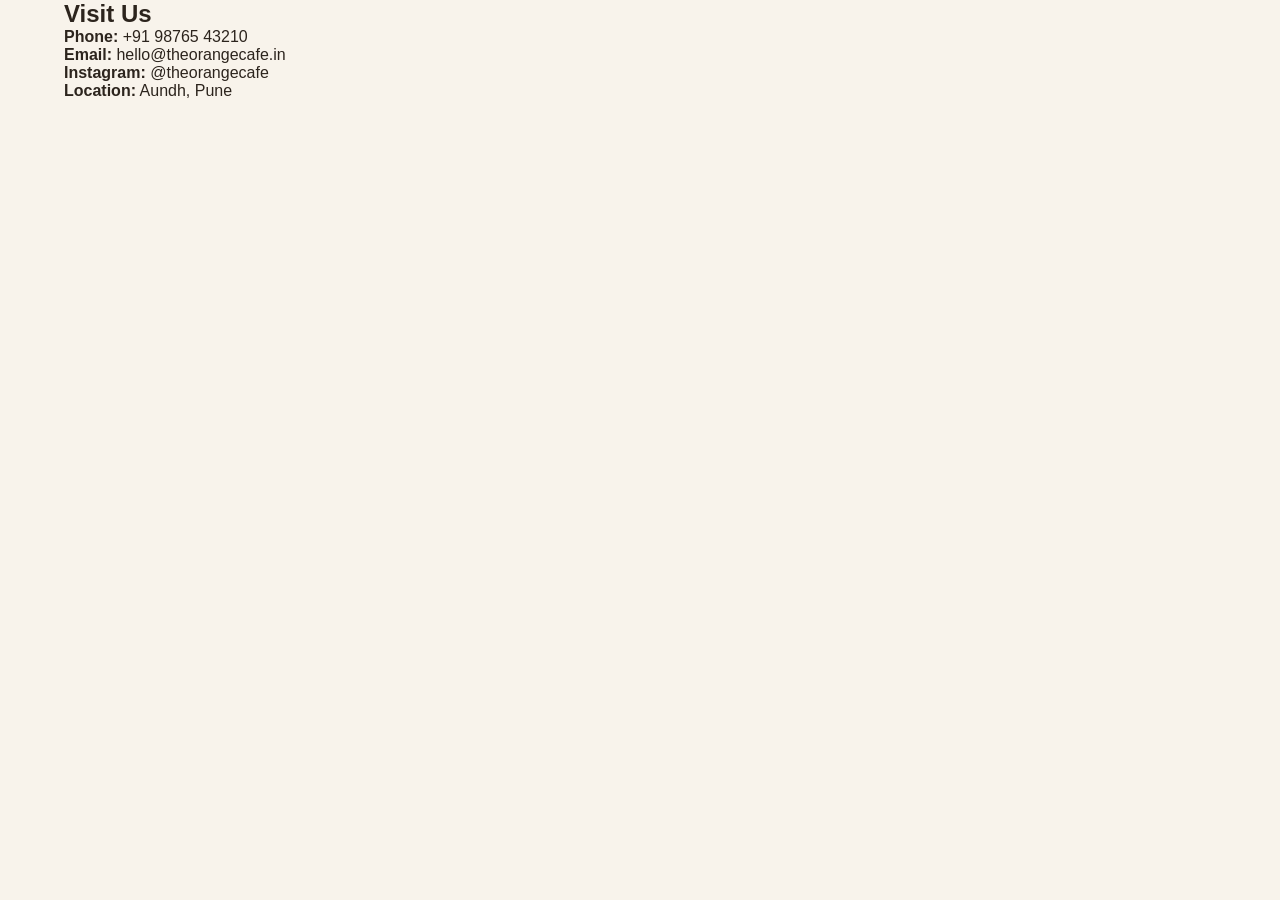
<file: contact.html>
<!DOCTYPE html>
<html lang="en">
<head>
  <meta charset="UTF-8">
  <title>Contact | The Orange</title>
  <link rel="stylesheet" href="style.css">
</head>
<body>

<section class="container section">
  <h2>Visit Us</h2>

  <p><strong>Phone:</strong> +91 98765 43210</p>
  <p><strong>Email:</strong> hello@theorangecafe.in</p>
  <p><strong>Instagram:</strong> @theorangecafe</p>
  <p><strong>Location:</strong> Aundh, Pune</p>
</section>

</body>
</html>
</file>
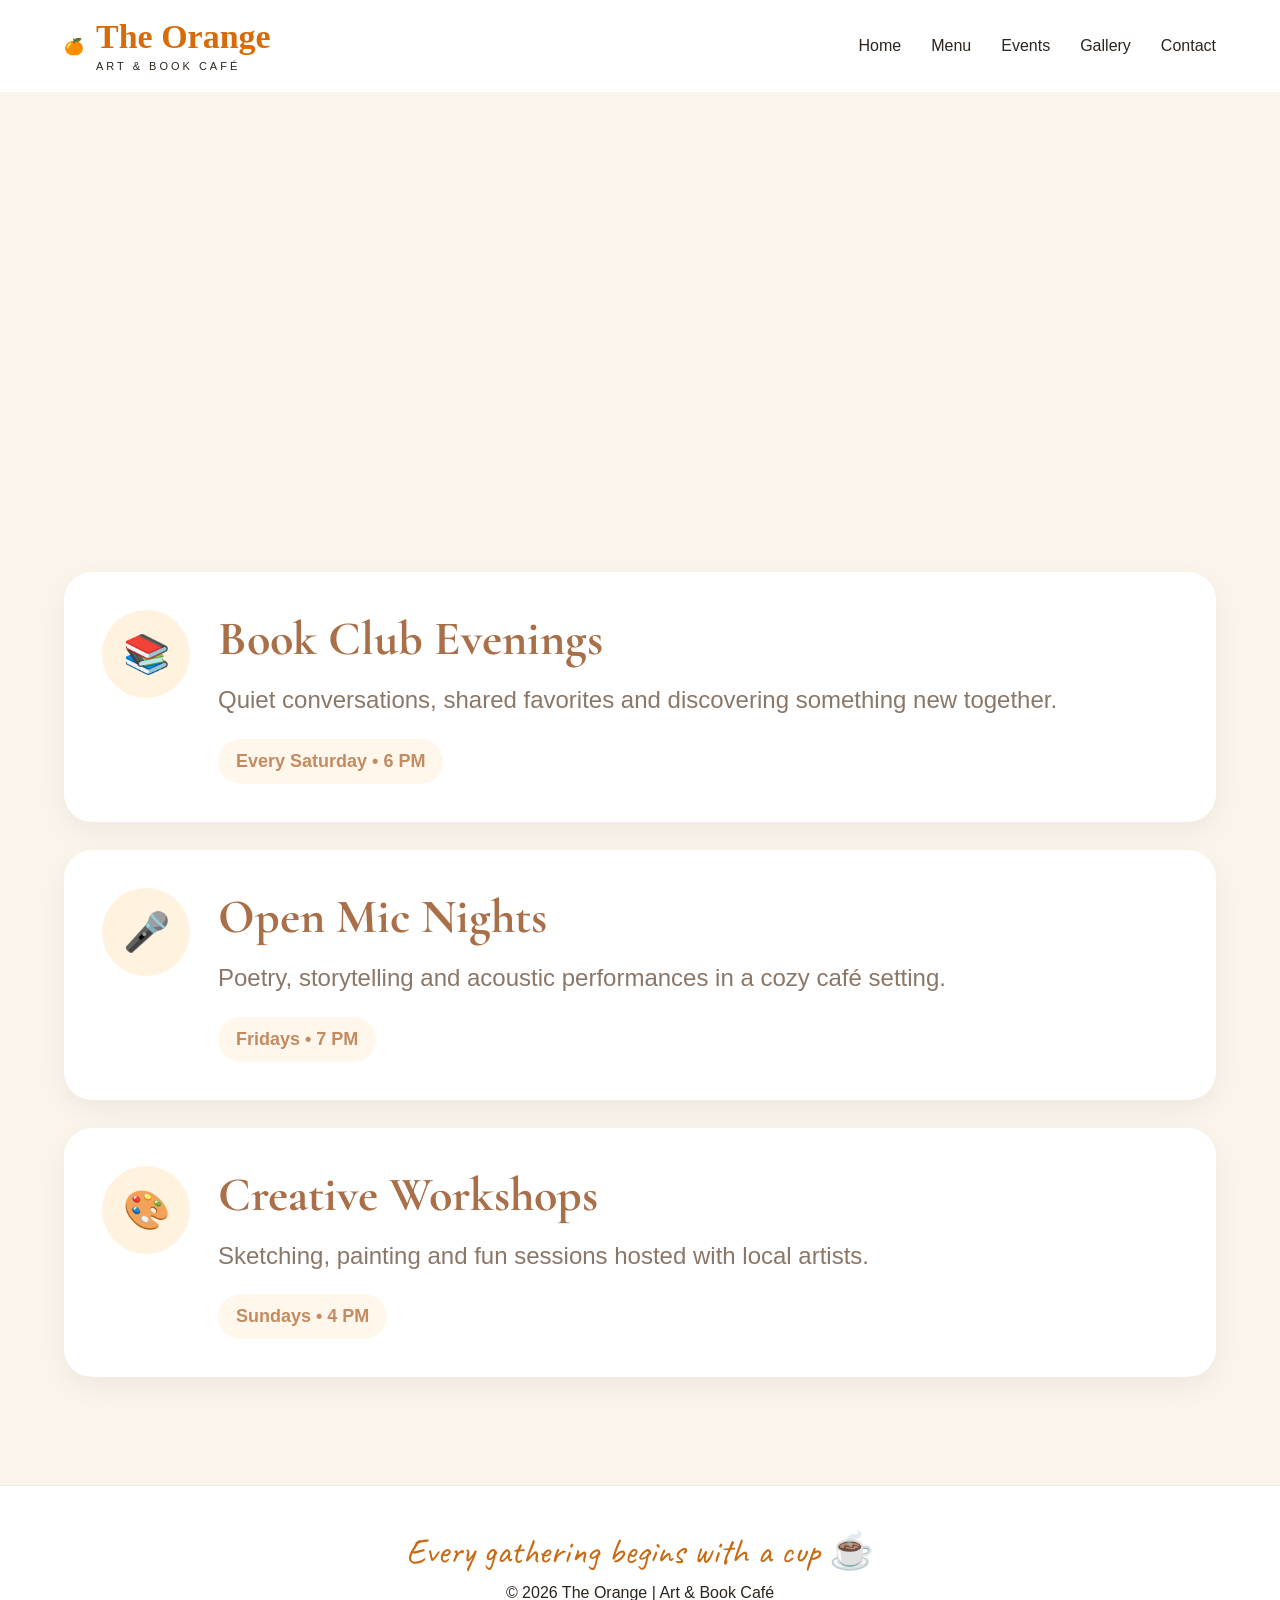
<file: events.html>
<!DOCTYPE html>
<html lang="en">
<head>
<meta charset="UTF-8" />
<meta
  name="viewport"
  content="width=device-width, initial-scale=1.0"
/>

<title>Events | The Orange</title>

<link rel="stylesheet" href="style.css" />

<link rel="preconnect" href="https://fonts.googleapis.com">
<link rel="preconnect" href="https://fonts.gstatic.com" crossorigin>

<link
href="https://fonts.googleapis.com/css2?family=Cormorant+Garamond:wght@500;600;700&family=Manrope:wght@400;500;600&family=Caveat:wght@500&display=swap"
rel="stylesheet">
</head>

<body class="events-page">

<header class="header">
  <nav class="container nav">

    <div class="brand">
      🍊
      <div>
        <h1>The Orange</h1>
        <span>ART & BOOK CAFÉ</span>
      </div>
    </div>

    <ul>
      <li><a href="index.html">Home</a></li>
      <li><a href="menu.html">Menu</a></li>
      <li><a href="events.html">Events</a></li>
      <li><a href="gallery.html">Gallery</a></li>
      <li><a href="contact.html">Contact</a></li>
    </ul>

  </nav>
</header>

<section class="events-hero">

  <div class="container">
  </div>

</section>

<section class="events-list container">

  <div class="event-box">

    <div class="event-icon">📚</div>

    <div>

      <h3>Book Club Evenings</h3>

      <p>
        Quiet conversations, shared favorites and
        discovering something new together.
      </p>

      <span class="event-chip">
        Every Saturday • 6 PM
      </span>

    </div>

  </div>

  <div class="event-box">

    <div class="event-icon">🎤</div>

    <div>

      <h3>Open Mic Nights</h3>

      <p>
        Poetry, storytelling and acoustic performances
        in a cozy café setting.
      </p>

      <span class="event-chip">
        Fridays • 7 PM
      </span>

    </div>

  </div>

  <div class="event-box">

    <div class="event-icon">🎨</div>

    <div>

      <h3>Creative Workshops</h3>

      <p>
        Sketching, painting and fun sessions hosted
        with local artists.
      </p>

      <span class="event-chip">
        Sundays • 4 PM
      </span>

    </div>

  </div>

</section>

<footer class="events-footer">

  <p class="script">
    Every gathering begins with a cup ☕
  </p>

  <p>
    © 2026 The Orange | Art & Book Café
  </p>

</footer>

</body>
</html>
</file>
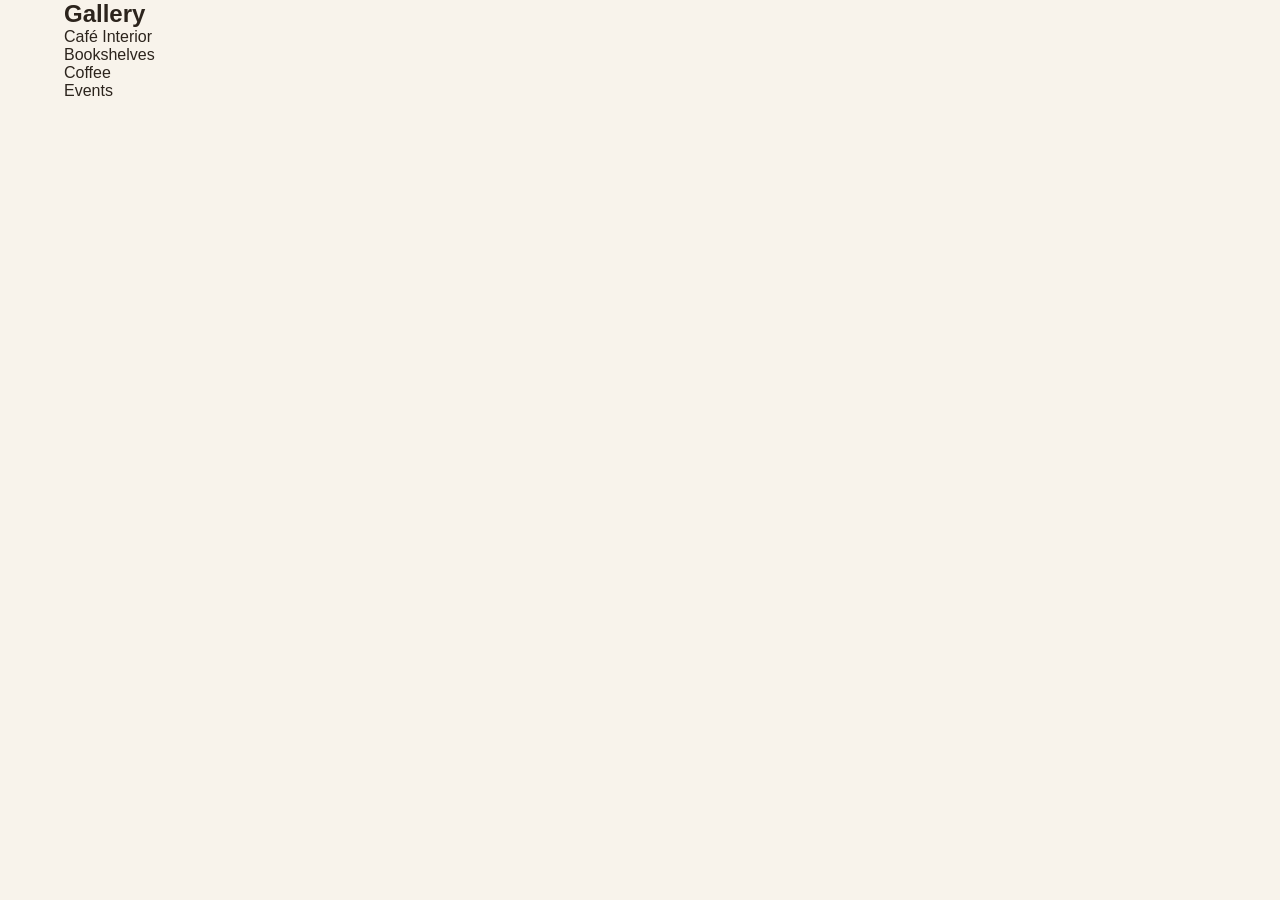
<file: gallery.html>
<!DOCTYPE html>
<html lang="en">
<head>
  <meta charset="UTF-8">
  <title>Gallery | The Orange</title>
  <link rel="stylesheet" href="style.css">
</head>
<body>

<section class="container section">
  <h2>Gallery</h2>

  <div class="gallery">
    <div class="placeholder">Café Interior</div>
    <div class="placeholder">Bookshelves</div>
    <div class="placeholder">Coffee</div>
    <div class="placeholder">Events</div>
  </div>
</section>

</body>
</html>
</file>
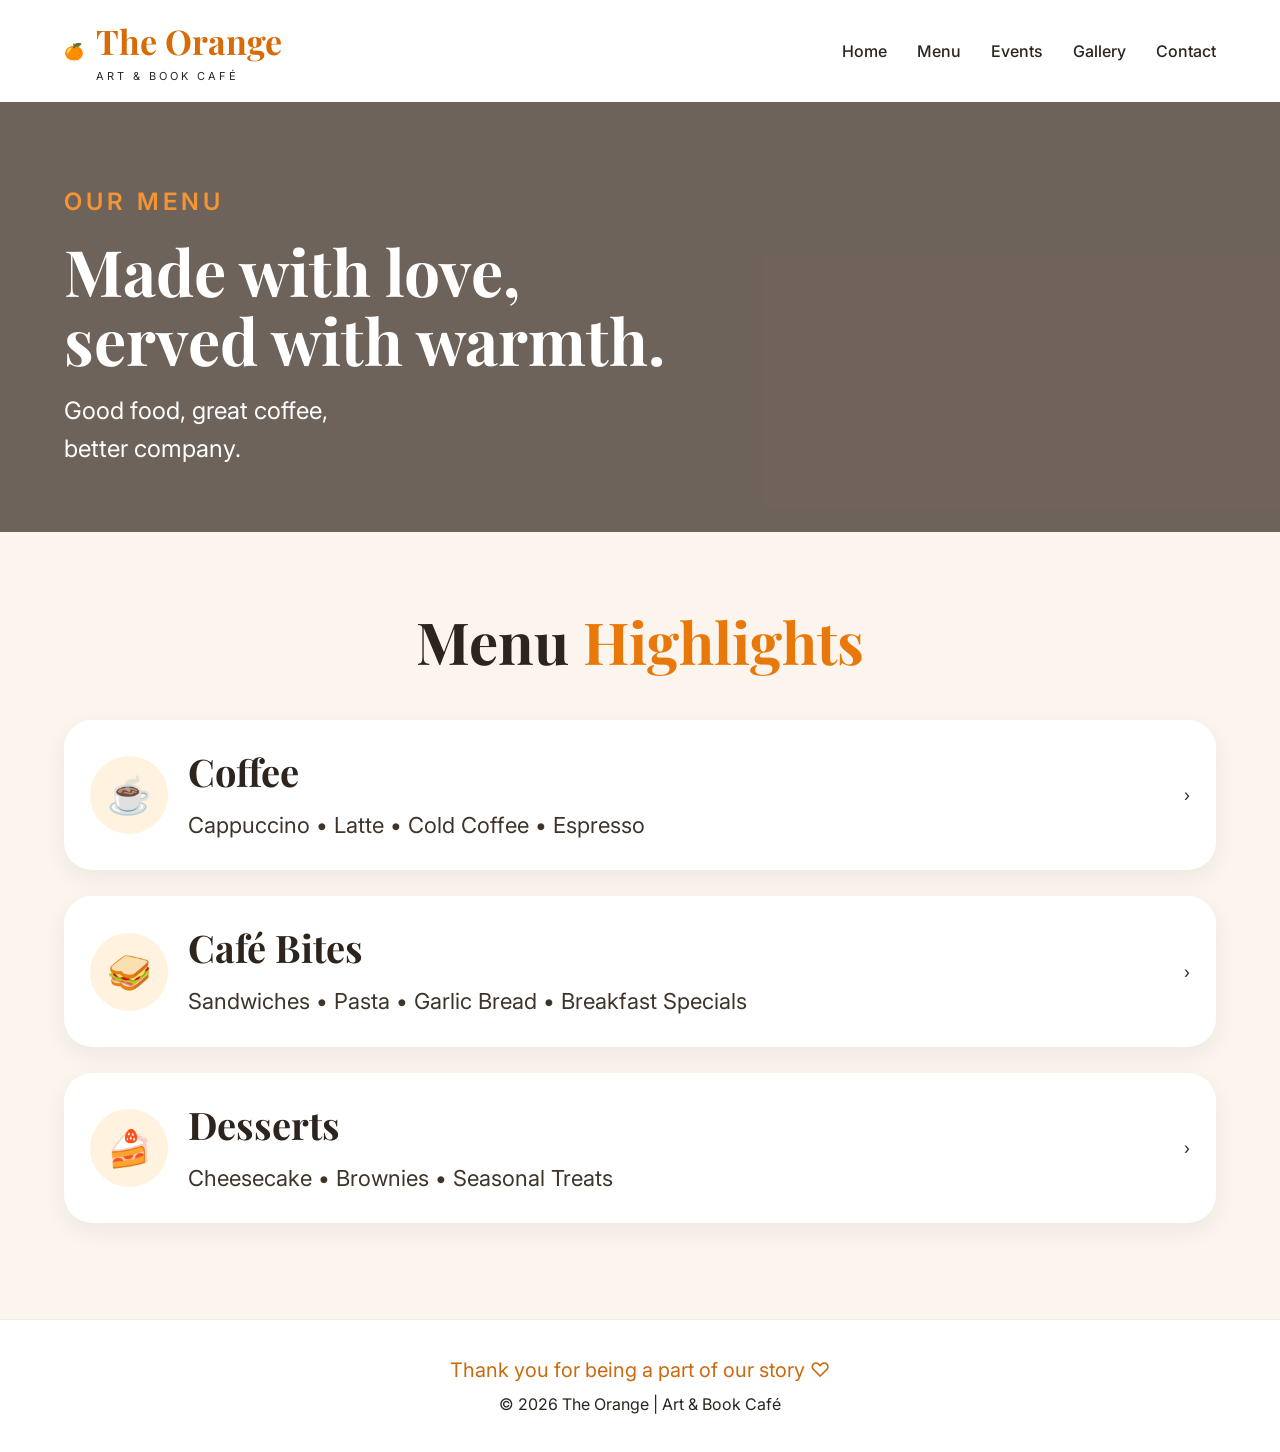
<file: menu.html>
<!DOCTYPE html>
<html lang="en">
<head>
  <meta charset="UTF-8" />
  <meta
    name="viewport"
    content="width=device-width, initial-scale=1.0"
  />
  <title>Menu | The Orange</title>

  <link rel="stylesheet" href="style.css" />

  <link rel="preconnect" href="https://fonts.googleapis.com">
  <link rel="preconnect" href="https://fonts.gstatic.com" crossorigin>

  <link
    href="https://fonts.googleapis.com/css2?family=Playfair+Display:wght@500;700&family=Inter:wght@400;500;600&display=swap"
    rel="stylesheet"
  />
</head>

<body class="menu-page">

<header class="header">
  <nav class="container nav">

    <div class="brand">
      🍊
      <div>
        <h1>The Orange</h1>
        <span>ART & BOOK CAFÉ</span>
      </div>
    </div>

    <ul>
      <li><a href="index.html">Home</a></li>
      <li><a href="menu.html">Menu</a></li>
      <li><a href="events.html">Events</a></li>
      <li><a href="gallery.html">Gallery</a></li>
      <li><a href="contact.html">Contact</a></li>
    </ul>

  </nav>
</header>

<section class="menu-hero">

  <div class="menu-overlay"></div>

  <div class="container menu-hero-content">

    <p class="menu-small">OUR MENU</p>

    <h2>
      Made with love,<br>
      served with warmth.
    </h2>

    <p>
      Good food, great coffee,<br>
      better company.
    </p>

  </div>

</section>

<section class="menu-highlights container">

  <h3>
    Menu <span>Highlights</span>
  </h3>

  <div class="menu-card">

    <div class="menu-icon">☕</div>

    <div class="menu-info">
      <h4>Coffee</h4>

      <p>
        Cappuccino • Latte • Cold Coffee • Espresso
      </p>
    </div>

    <div class="menu-arrow">›</div>

  </div>

  <div class="menu-card">

    <div class="menu-icon">🥪</div>

    <div class="menu-info">
      <h4>Café Bites</h4>

      <p>
        Sandwiches • Pasta • Garlic Bread •
        Breakfast Specials
      </p>
    </div>

    <div class="menu-arrow">›</div>

  </div>

  <div class="menu-card">

    <div class="menu-icon">🍰</div>

    <div class="menu-info">
      <h4>Desserts</h4>

      <p>
        Cheesecake • Brownies • Seasonal Treats
      </p>
    </div>

    <div class="menu-arrow">›</div>

  </div>

</section>

<footer class="menu-footer">

  <p>
    Thank you for being a part of our story ♡
  </p>

  <p>
    © 2026 The Orange | Art & Book Café
  </p>

</footer>
</file>
<file: style.css>
* {
  margin: 0;
  padding: 0;
  box-sizing: border-box;
}

body {
  font-family: "Inter", sans-serif;
  background: #f8f3eb;
  color: #2c241d;
}

.container {
  width: 90%;
  max-width: 1250px;
  margin: auto;
}

/* header */

.header {
  background: #fff;
  position: sticky;
  top: 0;
  z-index: 100;
}

.nav {
  display: flex;
  justify-content: space-between;
  align-items: center;
  padding: 18px 0;
}

.brand {
  display: flex;
  align-items: center;
  gap: 12px;
}

.brand h1 {
  font-size: 34px;
  color: #d76b08;
  font-family: "Playfair Display", serif;
}

.brand span {
  font-size: 11px;
  letter-spacing: 3px;
}

.nav ul {
  display: flex;
  list-style: none;
  gap: 30px;
}

.nav a {
  text-decoration: none;
  color: #2c241d;
  font-weight: 500;
}

.visit-btn {
  background: #e9780b;
  color: white !important;
  padding: 12px 24px;
  border-radius: 999px;
}

/* hero */

.hero {
  position: relative;
  min-height: 700px;
  display: flex;
  align-items: center;
  background:
    url("https://cooperative-silver-ssqrodyxyt.edgeone.app/Orange%20cafe.png")
    center/cover;
}

.hero-overlay {
  position: absolute;
  inset: 0;
  background: rgba(20, 8, 2, 0.58);
}

.hero-content {
  position: relative;
  z-index: 2;
  color: white;
  max-width: 700px;
}

.welcome {
  letter-spacing: 5px;
  margin-bottom: 16px;
}

.hero h2 {
  font-family: "Playfair Display", serif;
  font-size: 74px;
  line-height: 1.05;
}

.hero h2 span {
  color: #f58a1f;
}

.hero-text {
  margin-top: 25px;
  font-size: 22px;
  line-height: 1.6;
}

.hero-actions {
  display: flex;
  gap: 18px;
  margin-top: 35px;
}

.btn-primary,
.btn-secondary {
  text-decoration: none;
  padding: 16px 28px;
  border-radius: 999px;
  font-weight: 600;
}

.btn-primary {
  border: 1px solid white;
  color:white;
}
.btn-secondary {
  border: 1px solid white;
  color:white;
}

/* features */

.features {
  display: grid;
  grid-template-columns: repeat(auto-fit,minmax(180px,1fr));
  gap: 24px;
  padding: 50px 8%;
  background: #fffaf5;
}

.feature {
  text-align: center;
}

.feature h4 {
  margin-bottom: 12px;
  color: #cc6600;
}

/* about */

.about {
  display: grid;
  grid-template-columns: 1fr 1fr;
  gap: 60px;
  align-items: center;
  padding: 90px 0;
}

.about-image img {
  width: 100%;
  border-radius: 28px;
}

.small-title {
  color: #d76b08;
  letter-spacing: 4px;
  margin-bottom: 12px;
}

.about h3 {
  font-size: 54px;
  font-family: "Playfair Display", serif;
  line-height: 1.15;
  margin-bottom: 20px;
}

.about h3 span {
  color: #d76b08;
}

.about p {
  font-size: 18px;
  line-height: 1.8;
  margin-bottom: 18px;
}

.signature {
  font-style: italic;
  color: #c96b10;
  font-size: 20px;
}

footer {
  text-align: center;
  padding: 40px;
  background: #fff;
  border-top: 1px solid #eee;
}

/* mobile */

@media (max-width: 900px) {

  .nav ul,
  .visit-btn {
    display: none;
  }

  .hero h2 {
    font-size: 48px;
  }

  .hero-text {
    font-size: 18px;
  }

  .about {
    grid-template-columns: 1fr;
  }
}
/* MENU PAGE */

.menu-page {
  background: #fbf5ed;
}

.menu-hero {
  position: relative;
  min-height: 430px;

  display: flex;
  align-items: center;

  background:
    url("https://images.unsplash.com/photo-1501339847302-ac426a4a7cbb")
    center/cover;
}

.menu-overlay {
  position: absolute;
  inset: 0;
  background: rgba(25, 10, 3, 0.62);
}

.menu-hero-content {
  position: relative;
  z-index: 2;
  color: white;
}

.menu-small {
  letter-spacing: 4px;
  color: #f39534;
  font-weight: 600;
  margin-bottom: 14px;
}

.menu-hero h2 {
  font-family: "Playfair Display", serif;
  font-size: 64px;
  line-height: 1.08;
}

.menu-hero p {
  font-size: 24px;
  margin-top: 18px;
  line-height: 1.6;
}

.menu-highlights {
  padding: 70px 0;
}

.menu-highlights h3 {
  font-family: "Playfair Display", serif;
  font-size: 58px;
  text-align: center;
  margin-bottom: 40px;
}

.menu-highlights h3 span {
  color: #e9780b;
}

.menu-card {
  background: white;

  border-radius: 28px;

  padding: 26px;

  display: flex;
  align-items: center;
  gap: 20px;

  margin-bottom: 26px;

  box-shadow:
    0 8px 24px rgba(0,0,0,.06);
}

.menu-icon {
  width: 78px;
  height: 78px;

  border-radius: 50%;

  display: flex;
  align-items: center;
  justify-content: center;

  font-size: 36px;

  background: #fff2de;
}

.menu-info {
  flex: 1;
}

.menu-info h4 {
  font-family: "Playfair Display", serif;
  font-size: 38px;
  margin-bottom: 10px;
}

.menu-info p {
  font-size: 22px;
  line-height: 1.7;
  color: #3f3429;
}

.menu-footer {
  background: #fff;
  text-align: center;
  padding: 38px;
}

.menu-footer p:first-child {
  font-size: 20px;
  color: #c96a10;
  margin-bottom: 12px;
}

/* MOBILE */

@media (max-width: 768px) {

  .menu-hero {
    min-height: 380px;
    padding: 40px 0;
  }

  .menu-hero h2 {
    font-size: 50px;
  }

  .menu-hero p {
    font-size: 22px;
  }

  .menu-highlights h3 {
    font-size: 48px;
  }

  .menu-card {
    padding: 24px;
    gap: 16px;
  }

  .menu-icon {
    width: 66px;
    height: 66px;
    font-size: 30px;
  }

  .menu-info h4 {
    font-size: 32px;
  }

  .menu-info p {
    font-size: 20px;
  }

git add .
git commit -m "Improve menu mobile design"
git push
.menu-page {
  background: #faf4ec;
}

.menu-hero {
  position: relative;
  min-height: 480px;
  display: flex;
  align-items: center;
  background:
    url("https://images.unsplash.com/photo-1554118811-1e0d58224f24?w=1600")
    center/cover;
}

.menu-overlay {
  position: absolute;
  inset: 0;
  background: rgba(18,8,3,.65);
}

.hero-wrap {
  position: relative;
  z-index: 2;

  display: grid;
  grid-template-columns: 1.1fr .9fr;
  gap: 40px;
  align-items: center;

  color: white;
}

.menu-small {
  color: #ff9b34;
  font-weight: 600;
  letter-spacing: 4px;
}

.menu-hero h2 {
  font-family: "Playfair Display", serif;
  font-size: 72px;
  line-height: 1.05;
  margin-top: 10px;
}

.menu-hero h2 span {
  color: #ff8a1f;
}

.hero-sub {
  font-size: 26px;
  margin-top: 20px;
  line-height: 1.6;
}

.hero-cup {
  width: 100%;
  border-radius: 28px;
  box-shadow: 0 20px 40px rgba(0,0,0,.35);
}

.menu-section {
  padding: 80px 0;
}

.menu-section h3 {
  text-align: center;
  font-family: "Playfair Display", serif;
  font-size: 64px;
  margin-bottom: 50px;
}

.menu-section h3 span {
  color: #e67a11;
}

.menu-card {
  display: grid;
  grid-template-columns: 280px 1fr 50px;

  gap: 26px;

  background: white;
  border-radius: 26px;

  overflow: hidden;

  margin-bottom: 28px;

  box-shadow:
    0 10px 30px rgba(0,0,0,.06);
}

.menu-card img {
  width: 100%;
  height: 100%;
  object-fit: cover;
}

.menu-content {
  padding: 34px 0;
}

.menu-content h4 {
  font-family: "Playfair Display", serif;
  font-size: 42px;
  margin-bottom: 10px;
}

.menu-content p {
  font-size: 22px;
  line-height: 1.7;
}

.menu-footer {
  background: white;
  text-align: center;
  padding: 40px;
}

.script {
  font-family: "Caveat", cursive;
  font-size: 34px;
  color: #c86d14;
  margin-bottom: 12px;
}

/* MOBILE */

@media (max-width: 768px) {

  .hero-wrap {
    grid-template-columns: 1fr;
  }

  .hero-cup {
    display: none;
  }

  .menu-hero h2 {
    font-size: 52px;
  }

  .hero-sub {
    font-size: 22px;
  }

  .menu-section h3 {
    font-size: 46px;
  }

  .menu-card {
    grid-template-columns: 1fr;
  }

  .menu-card img {
    height: 220px;
  }

  .menu-content {
    padding: 24px;
  }

  .menu-content h4 {
    font-size: 34px;
  }

  .menu-content p {
    font-size: 20px;
  }

  
    display: none;
  }
}
git add .
git commit -m "Make menu visually rich"
git push
/* EVENTS PAGE */

.events-page {
  background: #faf4ec;
}

.events-hero {
  position: relative;
  min-height: 480px;

  display: flex;
  align-items: center;

  background:
    url("https://injured-brown-pq9ivpormp.edgeone.app/Orange_Events.png")
    center/cover;
}

.events-overlay {
  position: absolute;
  inset: 0;
  background: rgba(18,8,3,.65);
}

.events-hero-wrap {
  position: relative;
  z-index: 2;

  display: grid;
  grid-template-columns: 1.1fr .9fr;
  gap: 40px;
  align-items: center;

  color: white;
}

.events-small {
  color: #ff9b34;
  font-weight: 600;
  letter-spacing: 4px;
}

.events-hero h2 {
  font-family: "Playfair Display", serif;
  font-size: 72px;
  line-height: 1.05;
  margin-top: 12px;
}

.events-hero h2 span {
  color: #ff8a1f;
}

.events-sub {
  font-size: 25px;
  margin-top: 22px;
  line-height: 1.6;
}

.events-hero-image {
  width: 100%;
  border-radius: 28px;

  box-shadow:
    0 20px 40px rgba(0,0,0,.35);
}

/* cards */

.events-section {
  padding: 80px 0;
}

.events-section h3 {
  text-align: center;
  font-family: "Playfair Display", serif;
  font-size: 64px;
  margin-bottom: 50px;
}

.events-section h3 span {
  color: #e67a11;
}

.event-card {
  display: grid;
  grid-template-columns: 280px 1fr;

  gap: 28px;

  background: white;
  border-radius: 26px;

  overflow: hidden;

  margin-bottom: 30px;

  box-shadow:
    0 10px 30px rgba(0,0,0,.06);
}

.event-card img {
  width: 100%;
  height: 100%;
  object-fit: cover;
}

.event-content {
  padding: 34px 26px 34px 0;
}

.event-content h4 {
  font-family: "Playfair Display", serif;
  font-size: 40px;
  margin-bottom: 12px;
}

.event-content p {
  font-size: 22px;
  line-height: 1.7;
  margin-bottom: 18px;
}

.event-tag {
  display: inline-block;

  background: #fff1df;

  color: #d76b08;

  padding: 10px 16px;

  border-radius: 999px;

  font-size: 18px;
  font-weight: 600;
}

.events-footer {
  background: white;
  text-align: center;
  padding: 40px;
}

/* mobile */

@media (max-width: 768px) {

  .events-hero-wrap {
    grid-template-columns: 1fr;
  }

  .events-hero-image {
    display: none;
  }

  .events-hero h2 {
    font-size: 52px;
  }

  .events-sub {
    font-size: 22px;
  }

  .events-section h3 {
    font-size: 46px;
  }

  .event-card {
    grid-template-columns: 1fr;
  }

  .event-card img {
    height: 220px;
  }

  .event-content {
    padding: 24px;
  }

  .event-content h4 {
    font-size: 34px;
  }

  .event-content p {
    font-size: 20px;
  }
}
/* EVENTS PAGE */

.events-page {
  background: #fbf4ea;
}

.events-hero {
  padding: 110px 0 70px;
  text-align: center;
}

.eyebrow {
  letter-spacing: 5px;
  font-size: 14px;
  color: #d8750e;
  font-weight: 600;
}

.events-hero h2 {
  font-family: "Cormorant Garamond", serif;
  font-size: 92px;
  line-height: .95;
  margin-top: 18px;
  color: #a86b45;
}

.events-hero h2 span {
  color: #d99a5c;
}

.hero-copy {
  font-family: "Manrope", sans-serif;
  font-size: 28px;
  line-height: 1.7;
  max-width: 700px;
  margin: 28px auto 0;
}

.events-list {
  padding-bottom: 80px;
}

.event-box {
  display: flex;
  gap: 28px;

  background: white;

  border-radius: 28px;

  padding: 38px;

  margin-bottom: 28px;

  box-shadow:
    0 10px 28px rgba(0,0,0,.05);
}

.event-icon {
  width: 88px;
  height: 88px;

  border-radius: 50%;

  background: #fff3df;

  display: flex;
  align-items: center;
  justify-content: center;

  font-size: 38px;
}

.event-box h3 {
  font-family: "Cormorant Garamond", serif;
  font-size: 48px;
  color: #a96f48;
  margin-bottom: 12px;
}

.event-box p {
  font-size: 24px;
  line-height: 1.7;
  color: #8b7768;
  margin-bottom: 18px;
}

.event-chip {
  display: inline-block;
  background: #fff6ec;
  color: #c48b61;
  padding: 12px 18px;
  border-radius: 999px;
  font-size: 18px;
  font-weight: 600;
}

.events-footer {
  text-align: center;
  padding: 42px;
  background: white;
}

.script {
  font-family: "Caveat", cursive;
  font-size: 36px;
  color: #c86a12;
  margin-bottom: 10px;
}

/* mobile */

@media (max-width: 768px) {

  .events-hero h2 {
    font-size: 62px;
  }

  .hero-copy {
    font-size: 22px;
    color: #8a7564;
  }

  .event-box {
    flex-direction: column;
    padding: 26px;
  }

  .event-box h3 {
    font-size: 38px;
  }

  .event-box p {
    font-size: 20px;
  }

  .event-icon {
    width: 72px;
    height: 72px;
    font-size: 30px;
  }
}
</file>
